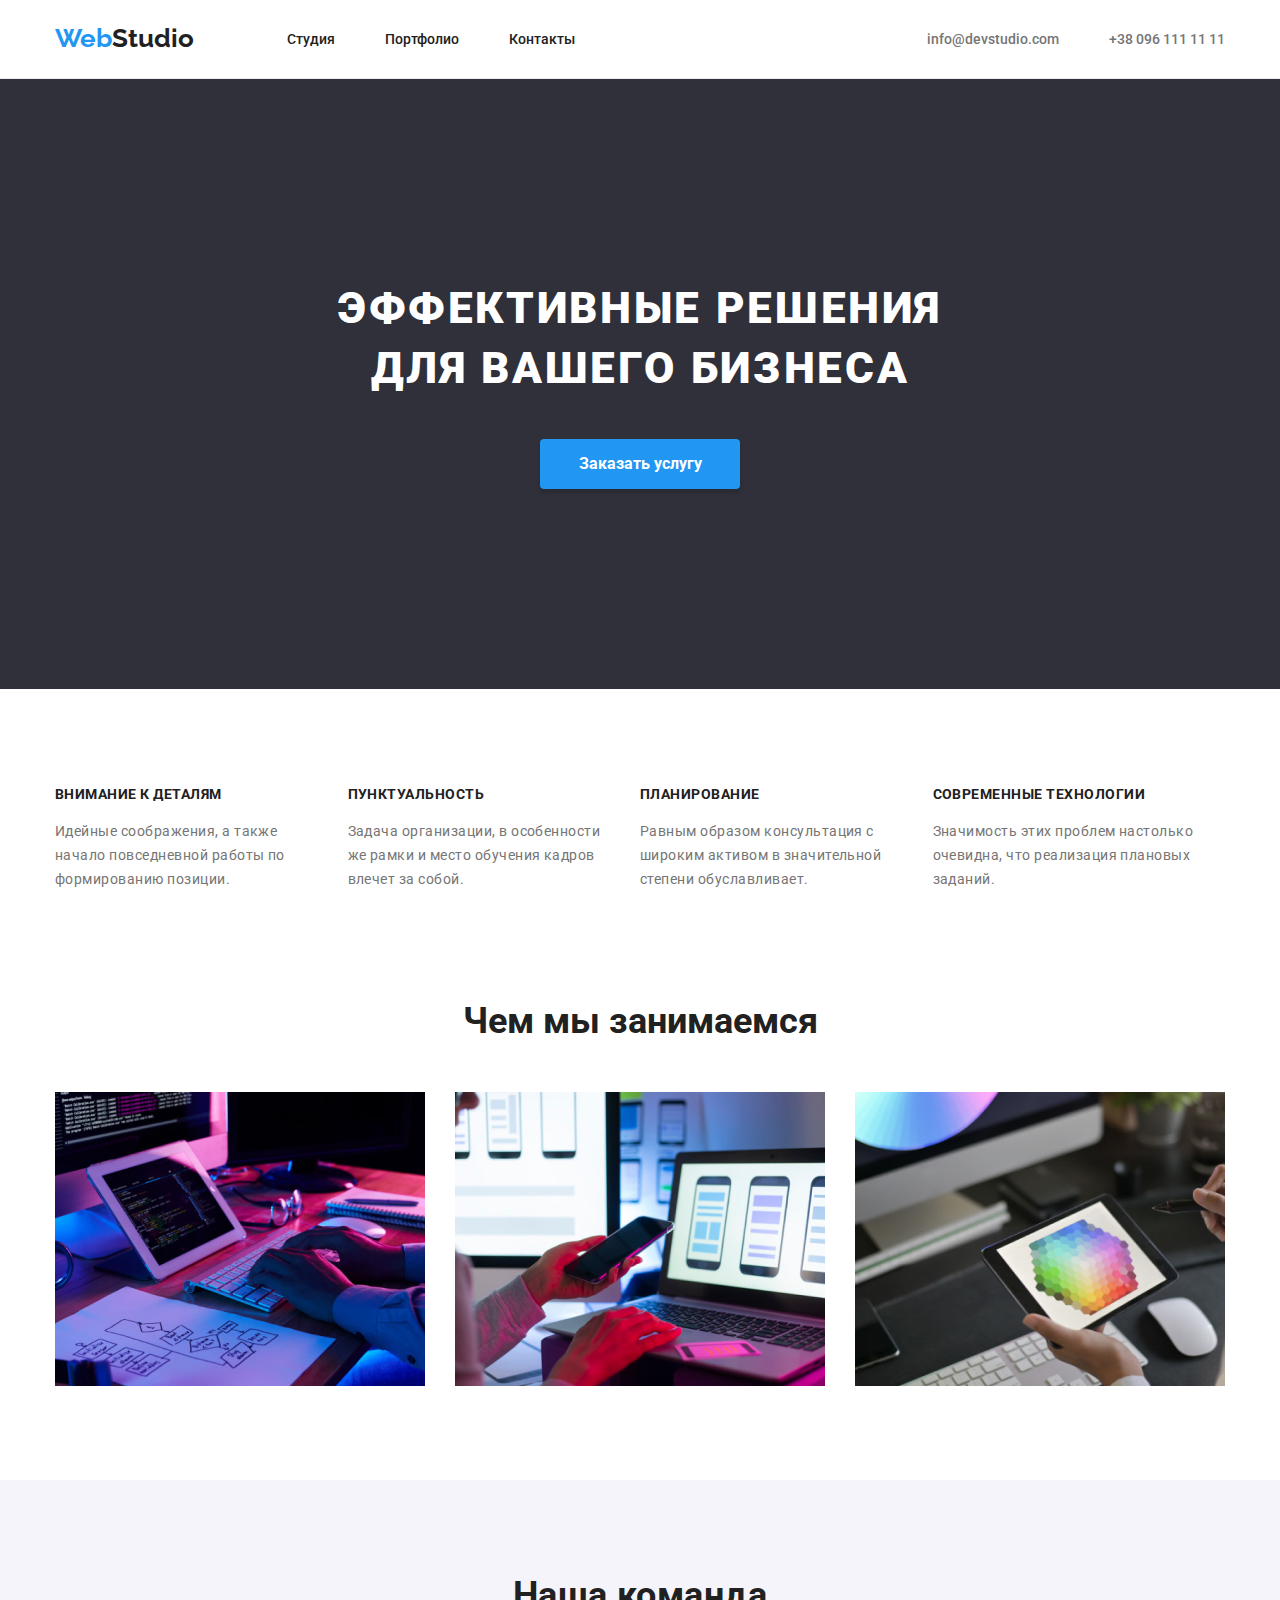
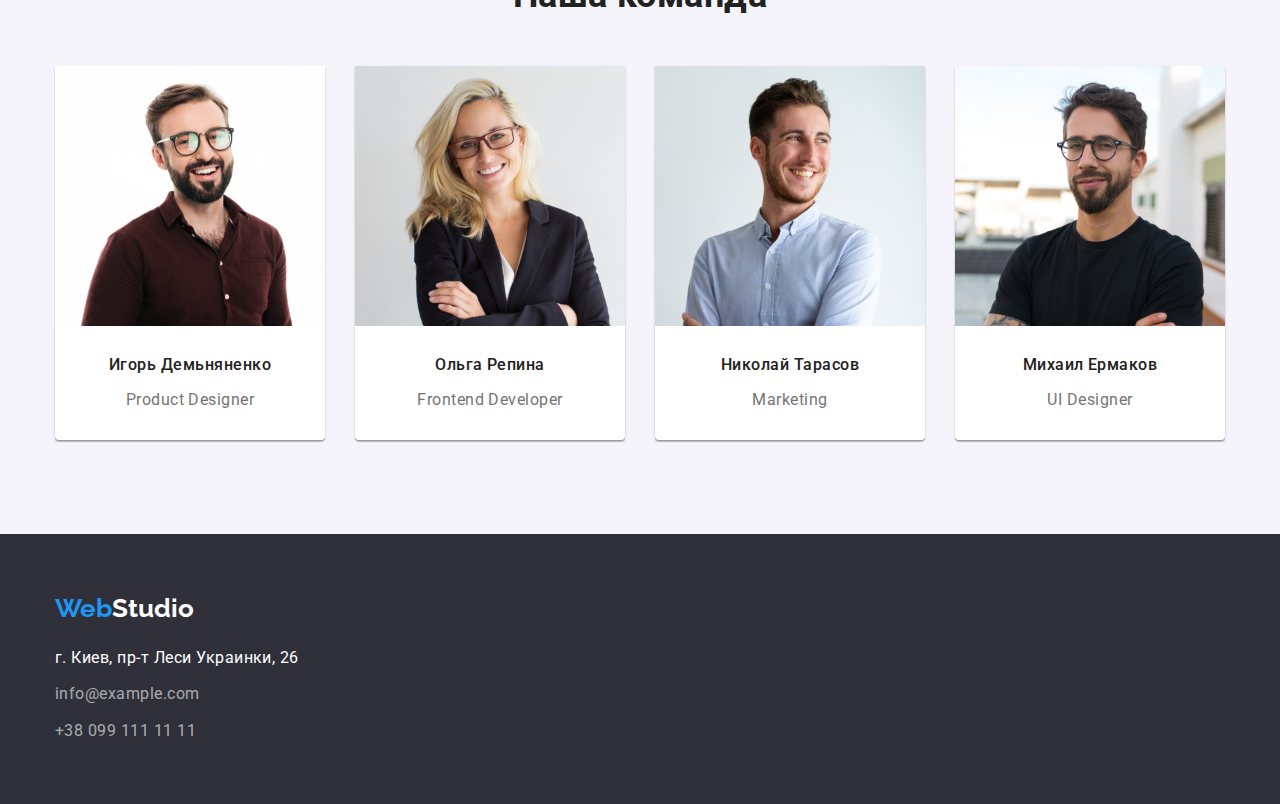
<file: index.html>
<!DOCTYPE html>
<html lang="en">
    <head>
        <meta charset="utf-8">
        <link rel="stylesheet" type="text/css" href="css/styles.css">
        <link rel="stylesheet" type="text/css" href="css/normalize.css">
        <title>Домашнее задание 3</title>
        <link rel="preconnect" href="https://fonts.googleapis.com">
        <link rel="preconnect" href="https://fonts.gstatic.com" crossorigin>
        <link href="https://fonts.googleapis.com/css2?family=Raleway:wght@700&family=Roboto:wght@400;500;700;900&display=swap" rel="stylesheet">
    </head>
    <body>
        <header class="header">
            <section class="header_section section">
            <div class="container header_container">
                <nav>
                    <a href="index.html" class="logo"><span>Web</span>Studio</a>
                    <ul class="header_navigation">
                        <li><a href="index.html">Студия</a></li>
                        <li><a href="portfolio.html">Портфолио</a></li>
                        <li><a href="#">Контакты</a></li>
                    </ul>
                </nav>
                <div class="header_contacts">
                    <a href="mailto:info@devstudio.com">info@devstudio.com</a>
                    <a href="tel:+38 096 111 11 11">+38 096 111 11 11</a>
                </div>
            </div>
            </section>
        </header>
        <main>
            <section class="main_item section">
                <div class="container">
                <h1>ЭФФЕКТИВНЫЕ РЕШЕНИЯ<br> ДЛЯ ВАШЕГО БИЗНЕСА</h1>
                <button type="button" class="main_item_button">Заказать услугу</button>
                </div>
            </section>
            <section class="why_me section">
                <div class="container">
                <ul class="list">
                    <li class="why_me_column">
                        <p>ВНИМАНИЕ К ДЕТАЛЯМ</p>   
                        <p class="secondary_text">Идейные соображения, а также начало повседневной работы по формированию позиции.</p> 
                    </li>
                    <li class="why_me_column">
                        <p>ПУНКТУАЛЬНОСТЬ</p>   
                        <p class="secondary_text">Задача организации, в особенности же рамки и место обучения кадров влечет за собой.</p>  
                    </li>
                    <li class="why_me_column">
                        <p>ПЛАНИРОВАНИЕ</p> 
                        <p class="secondary_text">Равным образом консультация с широким активом в значительной степени обуславливает.</p>  
                    </li>
                    <li class="why_me_column">
                        <p>СОВРЕМЕННЫЕ ТЕХНОЛОГИИ</p>   
                        <p class="secondary_text">Значимость этих проблем настолько очевидна, что реализация плановых заданий.</p> 
                    </li>
                </ul>
                </div>
            </section>
            <section class="about_us section">
                <div class="container">
                <h2>Чем мы занимаемся</h2>
                <ul class="list">
                    <li>
                        <img class="about_us_Img" 
                        src="images/aboutUs1.jpg"
                        alt="Блок схема" 
                        width="200">
                    </li>
                    <li>
                        <img class="about_us_img" 
                        src="images/aboutUs2.jpg"
                        alt="Телефон" 
                        width="200">
                    </li>
                    <li>
                        <img class="about_us_img" 
                        src="images/aboutUs3.jpg" 
                        alt="Планшет"
                        width="200">
                    </li>
                </ul>
                </div>
            </section>
            <section class="our_team section">
                <div class="container">
                <h2>Наша команда</h2>
                <ul class="list">
                    <li class="our_team_column">
                        <img src="images/ourTeam1.jpg" alt="Первый сотрудник" width="200">
                        <div class="our_team_column_content">
                        <h3>Игорь Демьняненко</h3>
                        <p class="secondary_text">Product Designer</p>
                        </div>
                    </li>
                    <li/li class="our_team_column">
                        <img src="images/ourTeam2.jpg" alt="Второй сотрудник" width="200">
                        <div class="our_team_column_content">
                        <h3>Ольга Репина</h3>
                        <p class="secondary_text">Frontend Developer</p>
                        </div>
                    </li>
                    <li class="our_team_column">
                        <img src="images/ourTeam3.jpg" alt="Третий сотрудник" width="200">  
                        <div class="our_team_column_content">
                        <h3>Николай Тарасов</h3>    
                        <p class="secondary_text">Marketing</p> 
                        </div>   
                    </li>
                    <li class="our_team_column">
                        <img src="images/ourTeam4.jpg" alt="Четвертый сотрудник" width="200"> 
                        <div class="our_team_column_content">
                        <h3>Михаил Ермаков</h3> 
                        <p class="secondary_text">UI Designer</p>
                        </div>  
                    </li>
                </ul>
                </div>
            </section>
        </main>
        <footer class="section footer_section">
                <div class="container">
                <a href="index.html" class="logo"><span>Web</span>Studio</a>
                <address class="footer_adress">
                    <ul class="footer_list">
                        <li><a href="#" class="link fst_link">г. Киев, пр-т Леси Украинки, 26</a></li>
                        <li><a href="mailto:info@example.com" class="link">info@example.com</a></li>
                        <li><a href="tel:+38 099 111 11 11" class="link">+38 099 111 11 11</a></li>
                    </ul>
                </address>
                </div>
        </footer>
    </body>
</html>
</file>
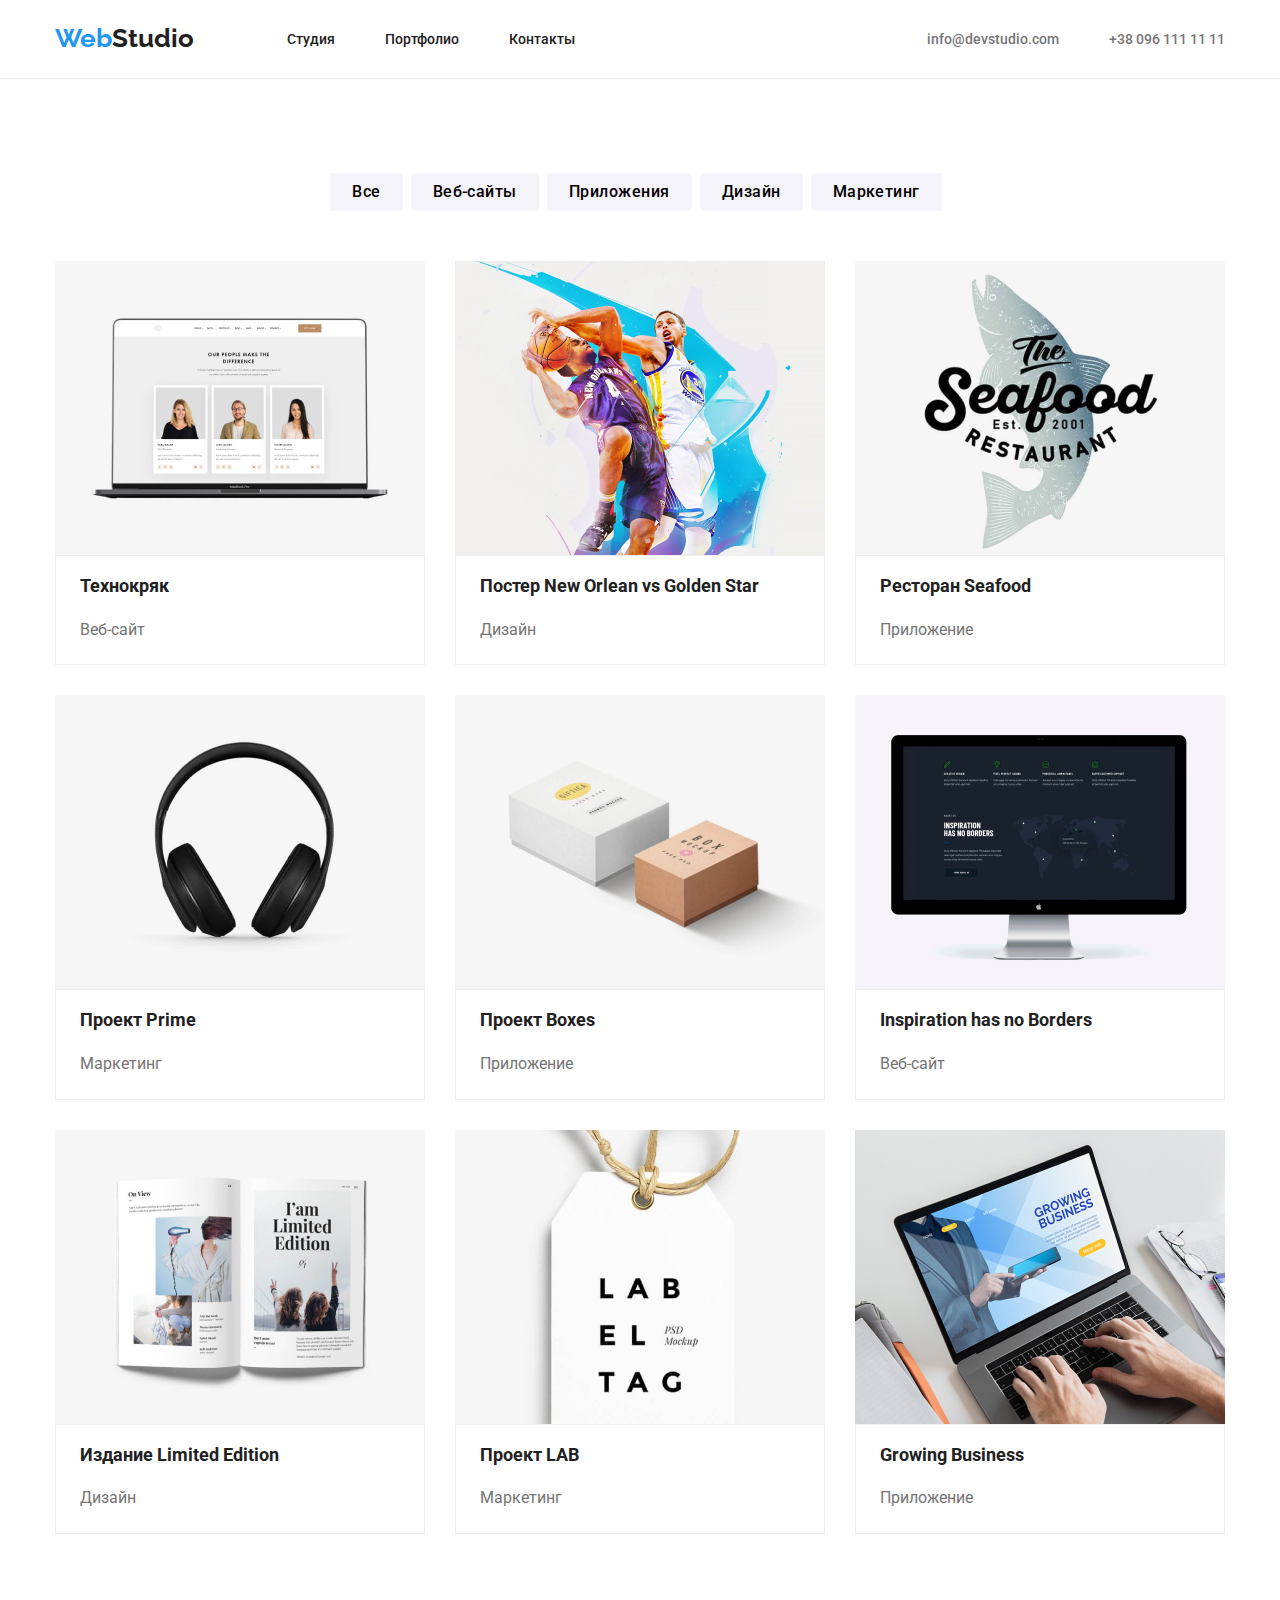
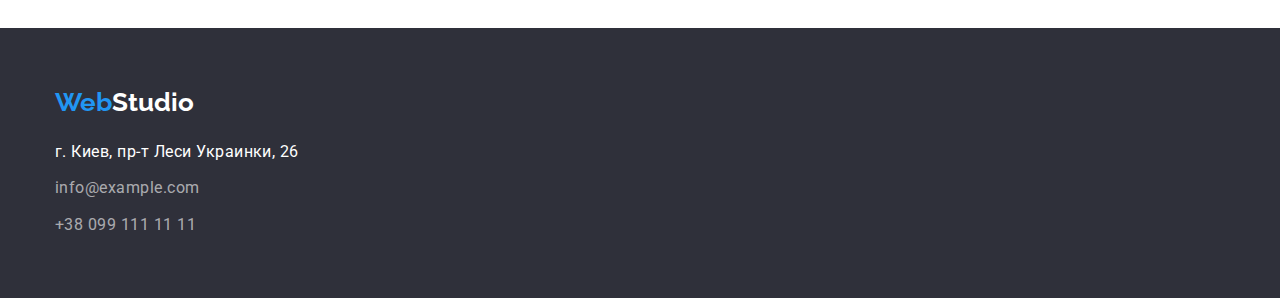
<file: portfolio.html>
<!DOCTYPE html>
<html lang="en">
  <head>
    <meta charset="UTF-8" />
    <meta http-equiv="X-UA-Compatible" content="IE=edge" />
    <meta name="viewport" content="width=device-width, initial-scale=1.0" />
    <title>Портфолио</title>
    <link rel="preconnect" href="https://fonts.googleapis.com" />
    <link rel="preconnect" href="https://fonts.gstatic.com" crossorigin />
    <link
      href="https://fonts.googleapis.com/css2?family=Raleway:wght@700&family=Roboto:wght@400;500;700&display=swap"
      rel="stylesheet"
    />
    <link rel="stylesheet" type="text/css" href="css/styles.css" />
    <link rel="stylesheet" type="text/css" href="css/normalize.css" />
  </head>
  <body>
    <header class="header">
      <section class="header_section section">
        <div class="container header_container">
          <nav>
            <a href="index.html" class="logo"><span>Web</span>Studio</a>
            <ul class="header_navigation">
              <li><a href="index.html">Студия</a></li>
              <li><a href="portfolio.html">Портфолио</a></li>
              <li><a href="#">Контакты</a></li>
            </ul>
          </nav>
          <div class="header_contacts">
            <a href="mailto:info@devstudio.com">info@devstudio.com</a>
            <a href="tel:+38 096 111 11 11">+38 096 111 11 11</a>
          </div>
        </div>
      </section>
    </header>
    <main>
      <section class="navigation section">
        <div class="container">
          <ul class="list">
            <li><button type="button" class="portfolio_button">Все</button></li>
            <li><button type="button" class="portfolio_button">Веб-сайты</button></li>
            <li><button type="button" class="portfolio_button">Приложения</button></li>
            <li><button type="button" class="portfolio_button">Дизайн</button></li>
            <li><button type="button" class="portfolio_button">Маркетинг</button></li>
          </ul>
          <ul class="portfolio_card_list">
            <li class="portfolio_card">
              <img src="images/porfolio_img/porfolio_img_1.jpg" alt="Страница" />
              <div class="portfolio_card_content">
                <h3>Технокряк</h3>
                <p>Веб-сайт</p>
              </div>
            </li>
            <li class="portfolio_card">
              <img src="images/porfolio_img/porfolio_img_2.jpg" alt="Баскетболист" />
              <div class="portfolio_card_content">
                <h3>Постер New Orlean vs Golden Star</h3>
                <p>Дизайн</p>
              </div>
            </li>
            <li class="portfolio_card">
              <img src="images/porfolio_img/porfolio_img_3.jpg" alt="Морепродукты" />
              <div class="portfolio_card_content">
                <h3>Ресторан Seafood</h3>
                <p>Приложение</p>
              </div>
            </li>
            <li class="portfolio_card">
              <img src="images/porfolio_img/porfolio_img_4.jpg" alt="Наушники" />
              <div class="portfolio_card_content">
                <h3>Проект Prime</h3>
                <p>Маркетинг</p>
              </div>
            </li>
            <li class="portfolio_card">
              <img src="images/porfolio_img/porfolio_img_5.jpg" alt="Коробки" />
              <div class="portfolio_card_content">
                <h3>Проект Boxes</h3>
                <p>Приложение</p>
              </div>
            </li>
            <li class="portfolio_card">
              <img src="images/porfolio_img/porfolio_img_6.jpg" alt="Монитор" />
              <div class="portfolio_card_content">
                <h3>Inspiration has no Borders</h3>
                <p>Веб-сайт</p>
              </div>
            </li>
            <li class="portfolio_card">
              <img src="images/porfolio_img/porfolio_img_7.jpg" alt="Книга" />
              <div class="portfolio_card_content">
                <h3>Издание Limited Edition</h3>
                <p>Дизайн</p>
              </div>
            </li>
            <li class="portfolio_card">
              <img src="images/porfolio_img/porfolio_img_8.jpg" alt="Бирка" />
              <div class="portfolio_card_content">
                <h3>Проект LAB</h3>
                <p>Маркетинг</p>
              </div>
            </li>
            <li class="portfolio_card">
              <img src="images/porfolio_img/porfolio_img_9.jpg" alt="Лептоп" />
              <div class="portfolio_card_content">
                <h3>Growing Business</h3>
                <p>Приложение</p>
              </div>
            </li>
          </ul>
        </div>
      </section>
    </main>
    <footer class="section footer_section">
      <div class="container">
        <a href="index.html" class="logo"><span>Web</span>Studio</a>
        <address class="footer_adress">
          <ul class="footer_list">
            <li><a href="#" class="link fst_link">г. Киев, пр-т Леси Украинки, 26</a></li>
            <li><a href="mailto:info@example.com" class="link">info@example.com</a></li>
            <li><a href="tel:+38 099 111 11 11" class="link">+38 099 111 11 11</a></li>
          </ul>
        </address>
      </div>
    </footer>
  </body>
</html>
</file>
<file: css/styles.css>
body {
    font-family: 'Roboto', sans-serif;
    color: #212121;
    margin: 0;
    max-width: 100%;
}

.section {
    padding: 94px 0;
}

.container {
    width: 1200px;
    margin: 0 auto;
    padding: 0 15px;
}

li {
list-style-type: none;
}

.header_section {
    border-bottom: 1px solid #ECECEC;
}

header .header_section {
    padding: 24px 0;
}

header .header_container {
    display: flex;
    justify-content: space-between;
}

.header_container nav {
    display: flex;
}

.logo {
    font-size: 26px;
    font-weight: 700;
    font-family: 'Raleway', sans-serif;
}

header .logo {
    margin-right: 93px;
}

 header .logo:hover {
    color: #212121;
    cursor: pointer;
 }

.logo span {
    color: #2196F3;
}

.header_navigation {
    display: flex;
    margin: 0;
    padding: 0;
    align-items: center;
}

.header_navigation li {
    margin-right: 50px;
}

header a {
    color: #212121;
    text-decoration: none;
    font-size: 14px;
    font-weight: 500;

}

header a:hover {
    color: #2196F3;
}

header a:focus {
    color: #2196F3;
}

.header_contacts {
    align-items: center;
    display: flex;
}

.header_contacts a {
    color: #757575;
    margin-left: 50px;
}

section h2 {
    margin: 0;
    font-weight: 700;
    font-size: 36px;
    line-height: 42px;
    margin-bottom: 50px;
    text-align: center;
}

.list {
    margin: 0;
    padding: 0;
    display: flex;
    justify-content: space-between;
}

.main_item {
    background-color: #2F303A;
    text-align: center;
}

.main_item {
    padding: 200px 0;
}

.main_item h1 {
    color: white;
    font-weight: 900;
    font-size: 44px;
    line-height: 1.36;
    letter-spacing: 0.06em;
    margin: 0 0 40px 0;
}

.main_item button {
    background: #2196F3;
    width: 200px;
    height: 50px;
    box-shadow: 0px 4px 4px rgba(0, 0, 0, 0.15);
    border-radius: 4px;
    border: none;
    font-size: 16px;
    line-height: 1.88em;
    font-weight: 700;
    color: #FFFFFF;
}

.main_item button:hover {
    background: #188CE8;
    border: none;
    cursor: pointer;
    transition: 0.5s;
}

.main_item button:focus {
    background: #188CE8;
}

.main_item button:active {
    background: #188CE8;
}

.why_me {
    /* background: #E5E5E5; */
    letter-spacing: 0.03em;
}

.why_me_column {
    width: 370px;
    margin-right: 30px;
}

.why_me p {
    margin-top: 0;
    font-size: 14px;
    font-weight: 700;
    line-height: 1.71;
}

.why_me .secondary_text {
    color: #757575;
    font-weight: 400;
}

.about_us {
    /* background: #E5E5E5; */
    padding-top: 0;
}

.about_us img {
    width: 370px;
    height: 294px;
}

.our_team {
    background: #F5F4FA;
    text-align: center;
    letter-spacing: 0.03em;
}

.our_team_column {
    background-color: #FFFFFF;
    box-shadow: 0px 1px 3px rgba(0, 0, 0, 0.12), 0px 1px 1px rgba(0, 0, 0, 0.14), 0px 2px 1px rgba(0, 0, 0, 0.2);
    border-radius: 0px 0px 4px 4px;
}

.our_team_column_content {
    padding: 30px;
}

.our_team img {
    width: 270px;
    height: 260px;
}

.our_team h3 {
    font-weight: 500;
    margin-top: 0;
    font-size: 16px;
    line-height: 1.18;
}

.our_team .secondary_text {
    color: #757575;
    font-size: 16px;
    font-weight: 400;
    margin-bottom: 0;
    line-height: 1.18;
}

.navigation {
    text-align: center;
    padding-bottom: 94px;
}

.navigation .list {
    display: flex;
    justify-content: center;
}

.navigation .list li {
    margin-right: 8px;
}

.portfolio_button {
    font-family: 'Roboto';
    height: 38px;
    background-color: #F5F4FA;
    font-size: 16px;
    font-weight: 500;
    line-height: 1.62;
    border-radius: 4px;
    letter-spacing: 0.03em;
    padding: 0 22px;
    border: none;
}

.portfolio_button:hover {
    background-color: #2196F3;
    color: #FFFFFF;
    border: none;
    cursor: pointer;
    transition: 0.5s;
}

.portfolio_card_list {
    display: flex;
    flex-wrap: wrap;
    padding: 0;
    margin: 50px 0 0 0;
    gap: 30px;
    text-align: left;
}

.portfolio_card {
    background: #FFFFFF;
}

.portfolio_card img {
    width: 370px;
    height: 294px;
}

.portfolio_card_content {
    padding: 20px 24px;
    border: 1px solid #EEEEEE;
}

.portfolio_card h3 {
    margin-top: 0;
    font-size: 18px;
    font-weight: 700;
}

.portfolio_card p {
    color: #757575;
    font-size: 16px;
    font-weight: 400;
    margin-bottom: 0;
    line-height: 1.86;
}

footer {
    background-color: #2F303A;
}

.footer_section {
    padding: 60px 0;
}

.footer_section .logo {
    color: #FFFFFF;
    text-decoration: none;
}

.footer_section .logo:hover {
    color: #FFFFFF;
    cursor: pointer;
}

.footer_section .link {
    color: rgba(255, 255, 255, 0.6);;
    font-style: normal;
    text-decoration: none;
    line-height: 1.71;
    letter-spacing: 0.03em;
}

.footer_adress .fst_link {
    color: #FFFFFF;
}

address a:hover {
    color: rgba(255, 255, 255, 0.6);
}

.footer_adress ul {
    padding: 0;
    margin: 20px 0 0 0; 
}

.footer_adress li {
    margin-bottom: 9px;
}

.footer_adress li:last-child {
    margin:0;
}
</file>
